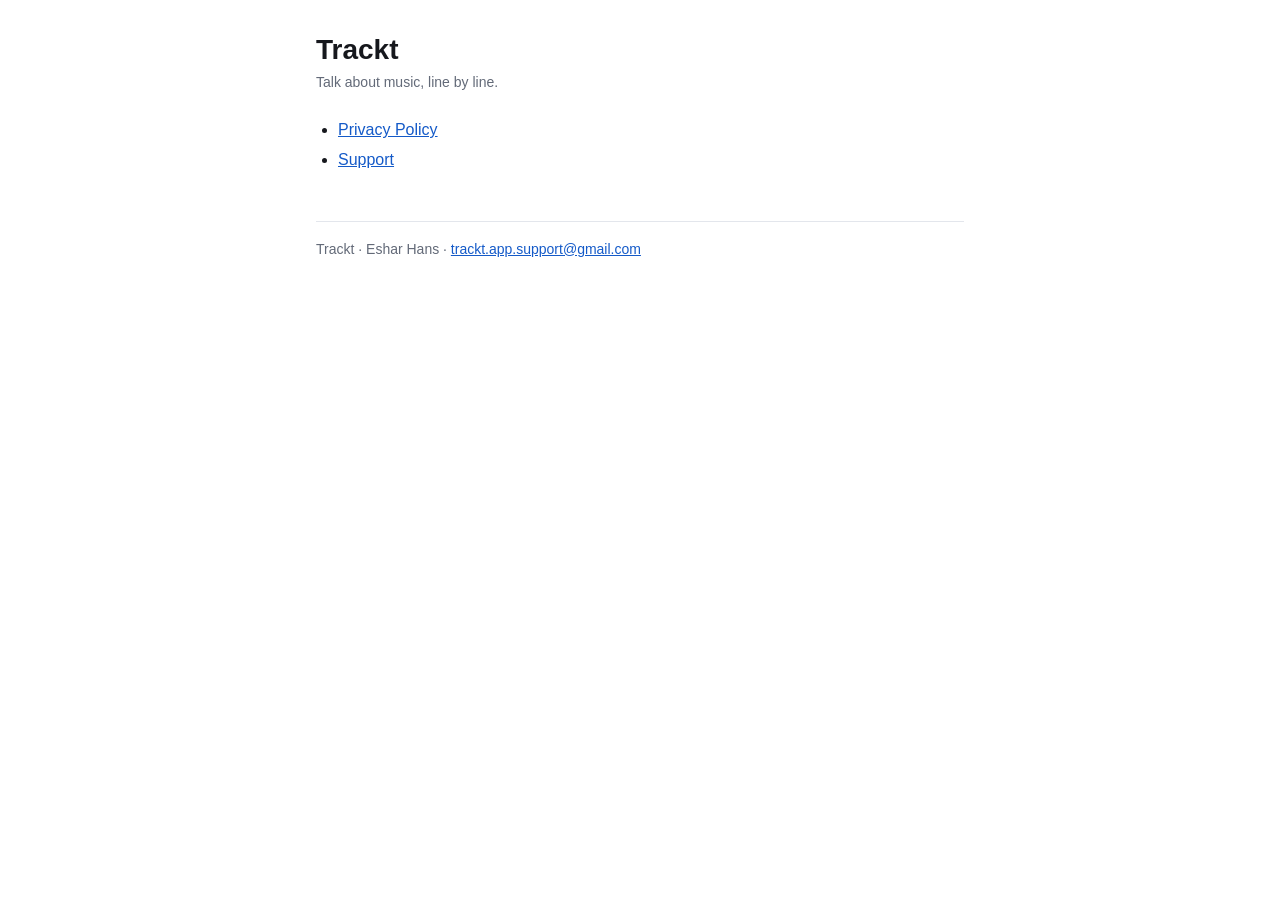
<file: index.html>
<!doctype html>
<html lang="en">
<head>
<meta charset="utf-8">
<meta name="viewport" content="width=device-width, initial-scale=1">
<title>Trackt</title>
<link rel="stylesheet" href="style.css">
</head>
<body>
<main>
<h1>Trackt</h1>
<p class="updated">Talk about music, line by line.</p>
<ul>
<li><a href="privacy/">Privacy Policy</a></li>
<li><a href="support/">Support</a></li>
</ul>
<footer>Trackt · Eshar Hans · <a href="mailto:trackt.app.support@gmail.com">trackt.app.support@gmail.com</a></footer>
</main>
</body>
</html>
</file>
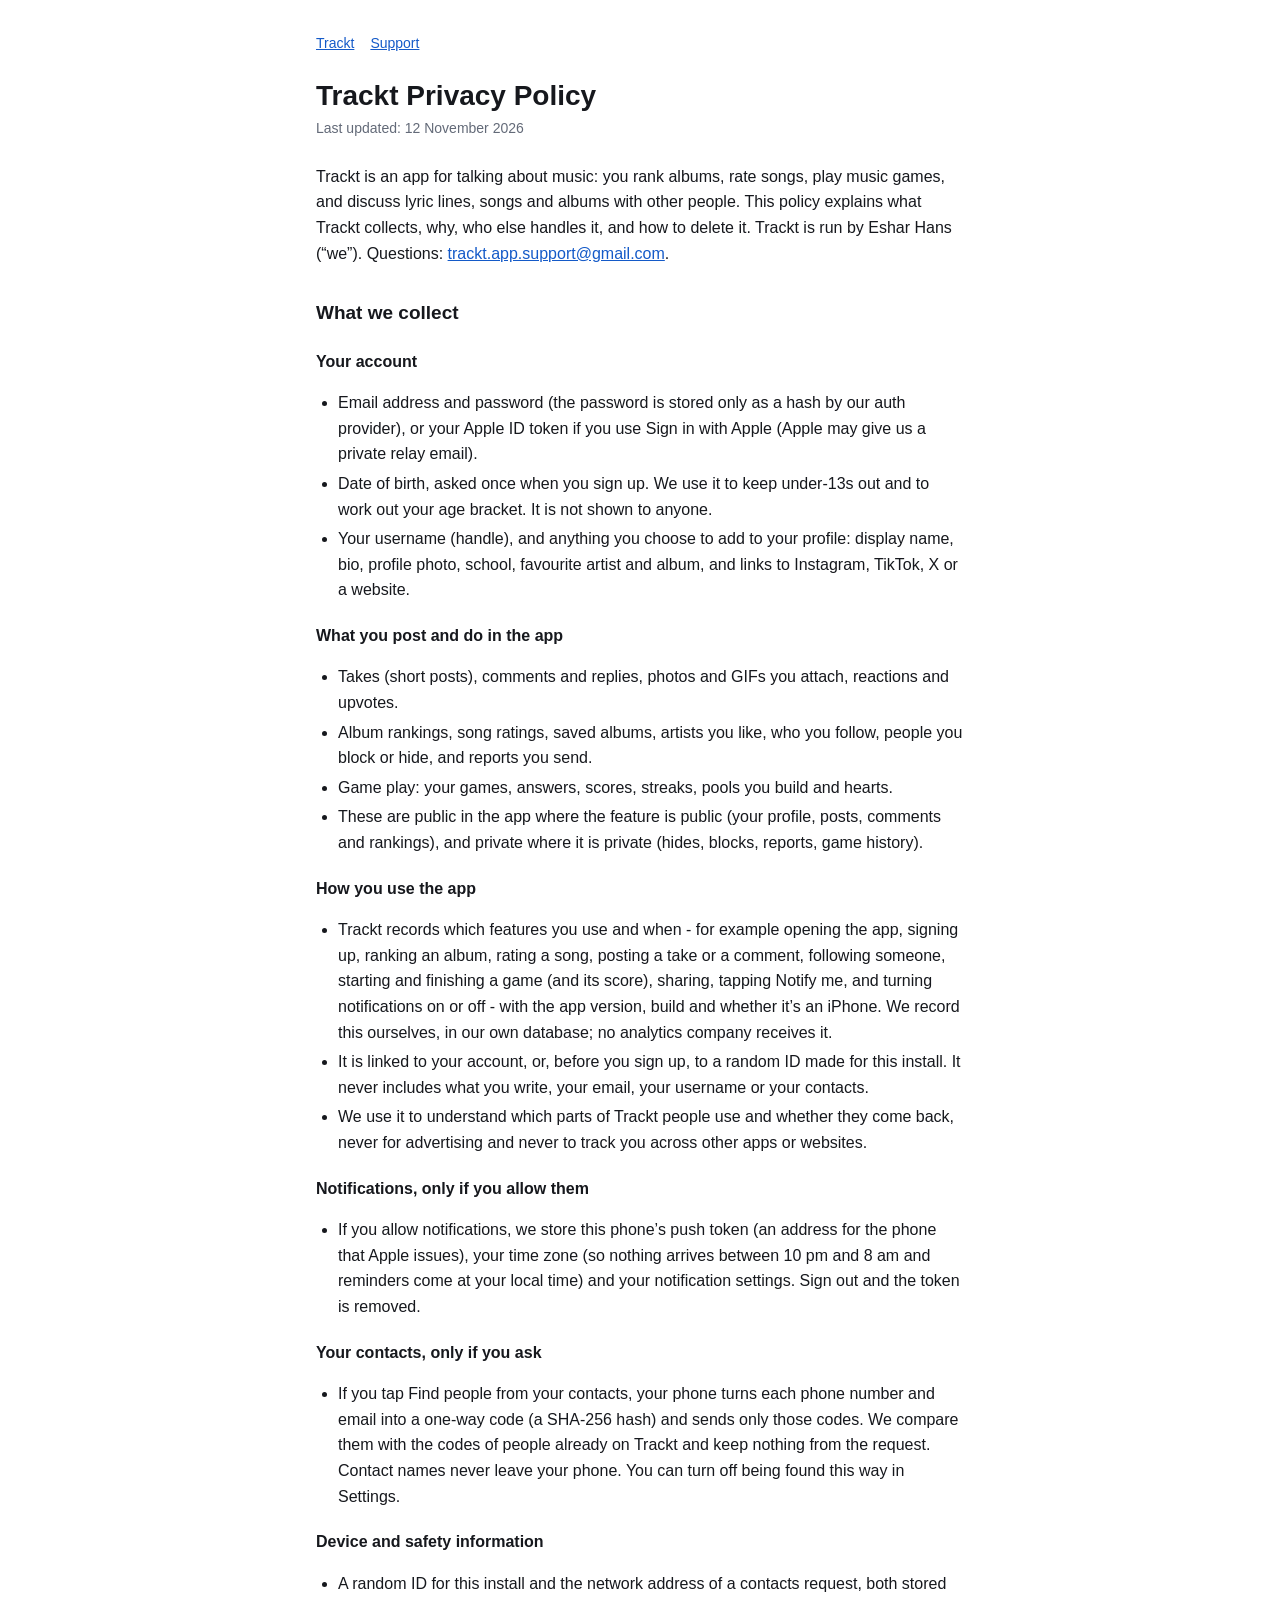
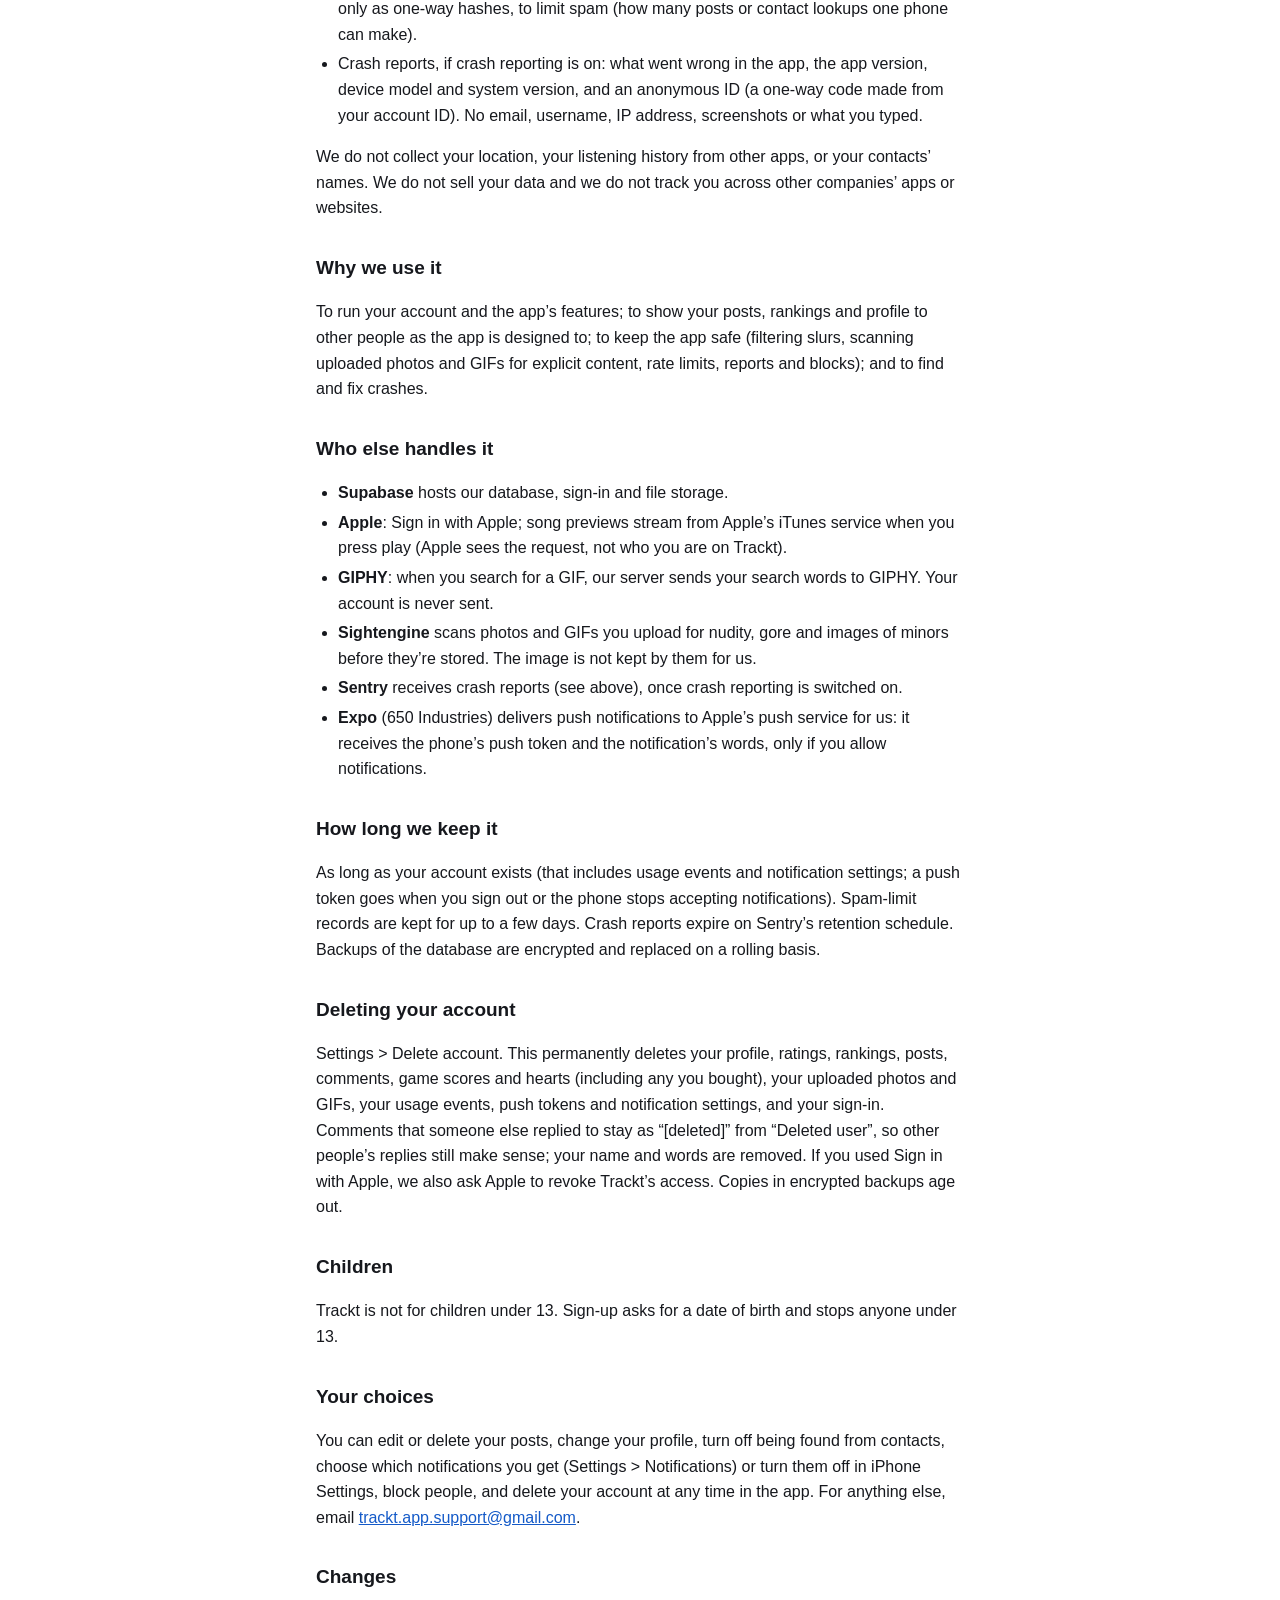
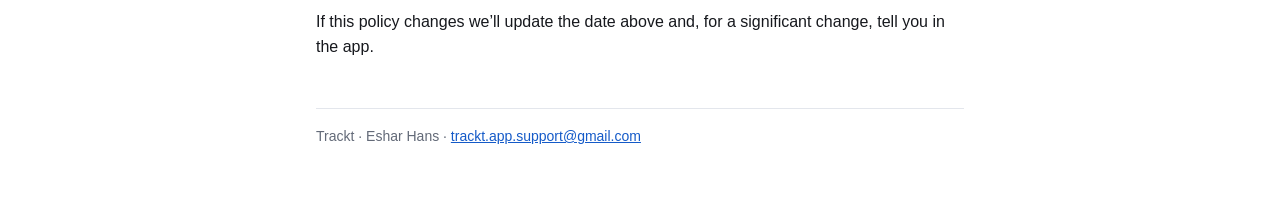
<file: privacy/index.html>
<!doctype html>
<html lang="en">
<head>
<meta charset="utf-8">
<meta name="viewport" content="width=device-width, initial-scale=1">
<title>Trackt Privacy Policy</title>
<link rel="stylesheet" href="../style.css">
</head>
<body>
<main>
<nav><a href="../">Trackt</a><a href="../support/">Support</a></nav>
<h1>Trackt Privacy Policy</h1>
<p class="updated">Last updated: 12 November 2026</p>

<p>Trackt is an app for talking about music: you rank albums, rate songs, play music games, and discuss lyric lines, songs and albums with other people. This policy explains what Trackt collects, why, who else handles it, and how to delete it. Trackt is run by Eshar Hans (“we”). Questions: <a href="mailto:trackt.app.support@gmail.com">trackt.app.support@gmail.com</a>.</p>

<h2>What we collect</h2>
<h3>Your account</h3>
<ul>
<li>Email address and password (the password is stored only as a hash by our auth provider), or your Apple ID token if you use Sign in with Apple (Apple may give us a private relay email).</li>
<li>Date of birth, asked once when you sign up. We use it to keep under-13s out and to work out your age bracket. It is not shown to anyone.</li>
<li>Your username (handle), and anything you choose to add to your profile: display name, bio, profile photo, school, favourite artist and album, and links to Instagram, TikTok, X or a website.</li>
</ul>
<h3>What you post and do in the app</h3>
<ul>
<li>Takes (short posts), comments and replies, photos and GIFs you attach, reactions and upvotes.</li>
<li>Album rankings, song ratings, saved albums, artists you like, who you follow, people you block or hide, and reports you send.</li>
<li>Game play: your games, answers, scores, streaks, pools you build and hearts.</li>
<li>These are public in the app where the feature is public (your profile, posts, comments and rankings), and private where it is private (hides, blocks, reports, game history).</li>
</ul>
<h3>How you use the app</h3>
<ul>
<li>Trackt records which features you use and when - for example opening the app, signing up, ranking an album, rating a song, posting a take or a comment, following someone, starting and finishing a game (and its score), sharing, tapping Notify me, and turning notifications on or off - with the app version, build and whether it’s an iPhone. We record this ourselves, in our own database; no analytics company receives it.</li>
<li>It is linked to your account, or, before you sign up, to a random ID made for this install. It never includes what you write, your email, your username or your contacts.</li>
<li>We use it to understand which parts of Trackt people use and whether they come back, never for advertising and never to track you across other apps or websites.</li>
</ul>

<h3>Notifications, only if you allow them</h3>
<ul>
<li>If you allow notifications, we store this phone’s push token (an address for the phone that Apple issues), your time zone (so nothing arrives between 10 pm and 8 am and reminders come at your local time) and your notification settings. Sign out and the token is removed.</li>
</ul>

<h3>Your contacts, only if you ask</h3>
<ul>
<li>If you tap Find people from your contacts, your phone turns each phone number and email into a one-way code (a SHA-256 hash) and sends only those codes. We compare them with the codes of people already on Trackt and keep nothing from the request. Contact names never leave your phone. You can turn off being found this way in Settings.</li>
</ul>
<h3>Device and safety information</h3>
<ul>
<li>A random ID for this install and the network address of a contacts request, both stored only as one-way hashes, to limit spam (how many posts or contact lookups one phone can make).</li>
<li>Crash reports, if crash reporting is on: what went wrong in the app, the app version, device model and system version, and an anonymous ID (a one-way code made from your account ID). No email, username, IP address, screenshots or what you typed.</li>
</ul>
<p>We do not collect your location, your listening history from other apps, or your contacts’ names. We do not sell your data and we do not track you across other companies’ apps or websites.</p>

<h2>Why we use it</h2>
<p>To run your account and the app’s features; to show your posts, rankings and profile to other people as the app is designed to; to keep the app safe (filtering slurs, scanning uploaded photos and GIFs for explicit content, rate limits, reports and blocks); and to find and fix crashes.</p>

<h2>Who else handles it</h2>
<ul>
<li><strong>Supabase</strong> hosts our database, sign-in and file storage.</li>
<li><strong>Apple</strong>: Sign in with Apple; song previews stream from Apple’s iTunes service when you press play (Apple sees the request, not who you are on Trackt).</li>
<li><strong>GIPHY</strong>: when you search for a GIF, our server sends your search words to GIPHY. Your account is never sent.</li>
<li><strong>Sightengine</strong> scans photos and GIFs you upload for nudity, gore and images of minors before they’re stored. The image is not kept by them for us.</li>
<li><strong>Sentry</strong> receives crash reports (see above), once crash reporting is switched on.</li>
<li><strong>Expo</strong> (650 Industries) delivers push notifications to Apple’s push service for us: it receives the phone’s push token and the notification’s words, only if you allow notifications.</li>
</ul>

<h2>How long we keep it</h2>
<p>As long as your account exists (that includes usage events and notification settings; a push token goes when you sign out or the phone stops accepting notifications). Spam-limit records are kept for up to a few days. Crash reports expire on Sentry’s retention schedule. Backups of the database are encrypted and replaced on a rolling basis.</p>

<h2>Deleting your account</h2>
<p>Settings &gt; Delete account. This permanently deletes your profile, ratings, rankings, posts, comments, game scores and hearts (including any you bought), your uploaded photos and GIFs, your usage events, push tokens and notification settings, and your sign-in. Comments that someone else replied to stay as “[deleted]” from “Deleted user”, so other people’s replies still make sense; your name and words are removed. If you used Sign in with Apple, we also ask Apple to revoke Trackt’s access. Copies in encrypted backups age out.</p>

<h2>Children</h2>
<p>Trackt is not for children under 13. Sign-up asks for a date of birth and stops anyone under 13.</p>

<h2>Your choices</h2>
<p>You can edit or delete your posts, change your profile, turn off being found from contacts, choose which notifications you get (Settings &gt; Notifications) or turn them off in iPhone Settings, block people, and delete your account at any time in the app. For anything else, email <a href="mailto:trackt.app.support@gmail.com">trackt.app.support@gmail.com</a>.</p>

<h2>Changes</h2>
<p>If this policy changes we’ll update the date above and, for a significant change, tell you in the app.</p>

<footer>Trackt · Eshar Hans · <a href="mailto:trackt.app.support@gmail.com">trackt.app.support@gmail.com</a></footer>
</main>
</body>
</html>
</file>
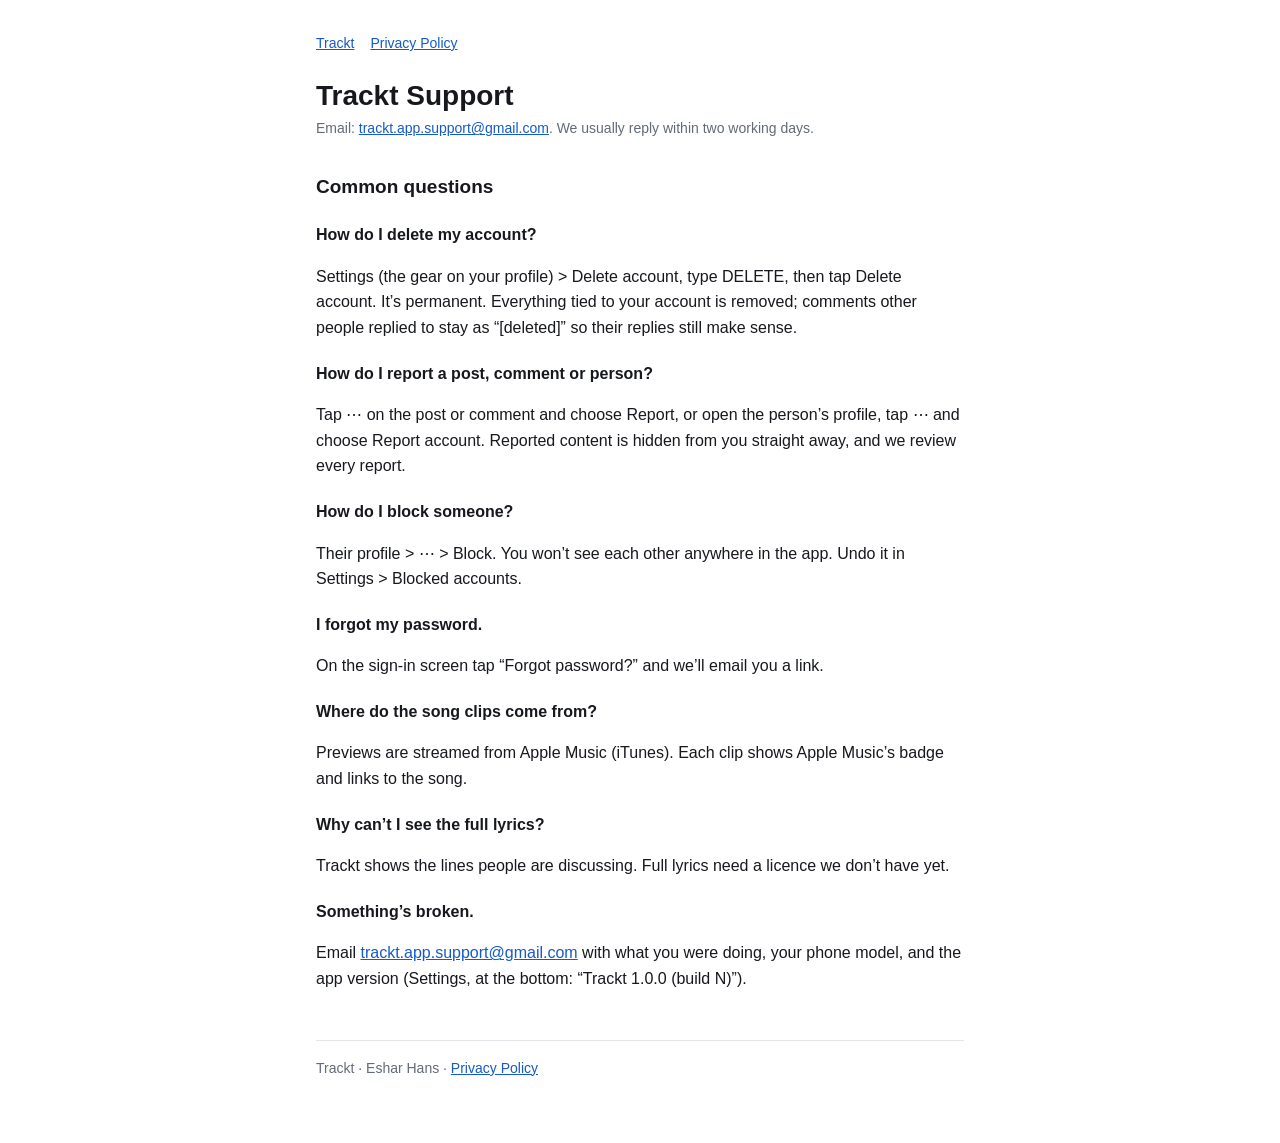
<file: support/index.html>
<!doctype html>
<html lang="en">
<head>
<meta charset="utf-8">
<meta name="viewport" content="width=device-width, initial-scale=1">
<title>Trackt Support</title>
<link rel="stylesheet" href="../style.css">
</head>
<body>
<main>
<nav><a href="../">Trackt</a><a href="../privacy/">Privacy Policy</a></nav>
<h1>Trackt Support</h1>
<p class="updated">Email: <a href="mailto:trackt.app.support@gmail.com">trackt.app.support@gmail.com</a>. We usually reply within two working days.</p>

<h2>Common questions</h2>
<h3>How do I delete my account?</h3>
<p>Settings (the gear on your profile) &gt; Delete account, type DELETE, then tap Delete account. It’s permanent. Everything tied to your account is removed; comments other people replied to stay as “[deleted]” so their replies still make sense.</p>
<h3>How do I report a post, comment or person?</h3>
<p>Tap ⋯ on the post or comment and choose Report, or open the person’s profile, tap ⋯ and choose Report account. Reported content is hidden from you straight away, and we review every report.</p>
<h3>How do I block someone?</h3>
<p>Their profile &gt; ⋯ &gt; Block. You won’t see each other anywhere in the app. Undo it in Settings &gt; Blocked accounts.</p>
<h3>I forgot my password.</h3>
<p>On the sign-in screen tap “Forgot password?” and we’ll email you a link.</p>
<h3>Where do the song clips come from?</h3>
<p>Previews are streamed from Apple Music (iTunes). Each clip shows Apple Music’s badge and links to the song.</p>
<h3>Why can’t I see the full lyrics?</h3>
<p>Trackt shows the lines people are discussing. Full lyrics need a licence we don’t have yet.</p>
<h3>Something’s broken.</h3>
<p>Email <a href="mailto:trackt.app.support@gmail.com">trackt.app.support@gmail.com</a> with what you were doing, your phone model, and the app version (Settings, at the bottom: “Trackt 1.0.0 (build N)”).</p>

<footer>Trackt · Eshar Hans · <a href="../privacy/">Privacy Policy</a></footer>
</main>
</body>
</html>
</file>
<file: style.css>
:root { --bg:#ffffff; --text:#16181d; --muted:#636a78; --link:#145ac8; --rule:#e3e6ec; }
@media (prefers-color-scheme: dark) { :root { --bg:#111317; --text:#eceef2; --muted:#a3a9b6; --link:#7fb0ff; --rule:#2a2e36; } }
* { box-sizing: border-box; }
body { margin:0; background:var(--bg); color:var(--text); font:16px/1.6 -apple-system, BlinkMacSystemFont, "Segoe UI", Roboto, Helvetica, Arial, sans-serif; }
main { max-width:680px; margin:0 auto; padding:32px 16px 64px; }
nav { font-size:14px; margin-bottom:24px; } nav a { margin-right:16px; }
h1 { font-size:28px; line-height:1.25; margin:0 0 4px; } h2 { font-size:19px; margin:32px 0 8px; } h3 { font-size:16px; margin:20px 0 4px; }
.updated { color:var(--muted); font-size:14px; margin:0 0 24px; }
a { color:var(--link); } ul { padding-left:22px; } li { margin:4px 0; }
footer { border-top:1px solid var(--rule); margin-top:48px; padding-top:16px; color:var(--muted); font-size:14px; }
</file>
